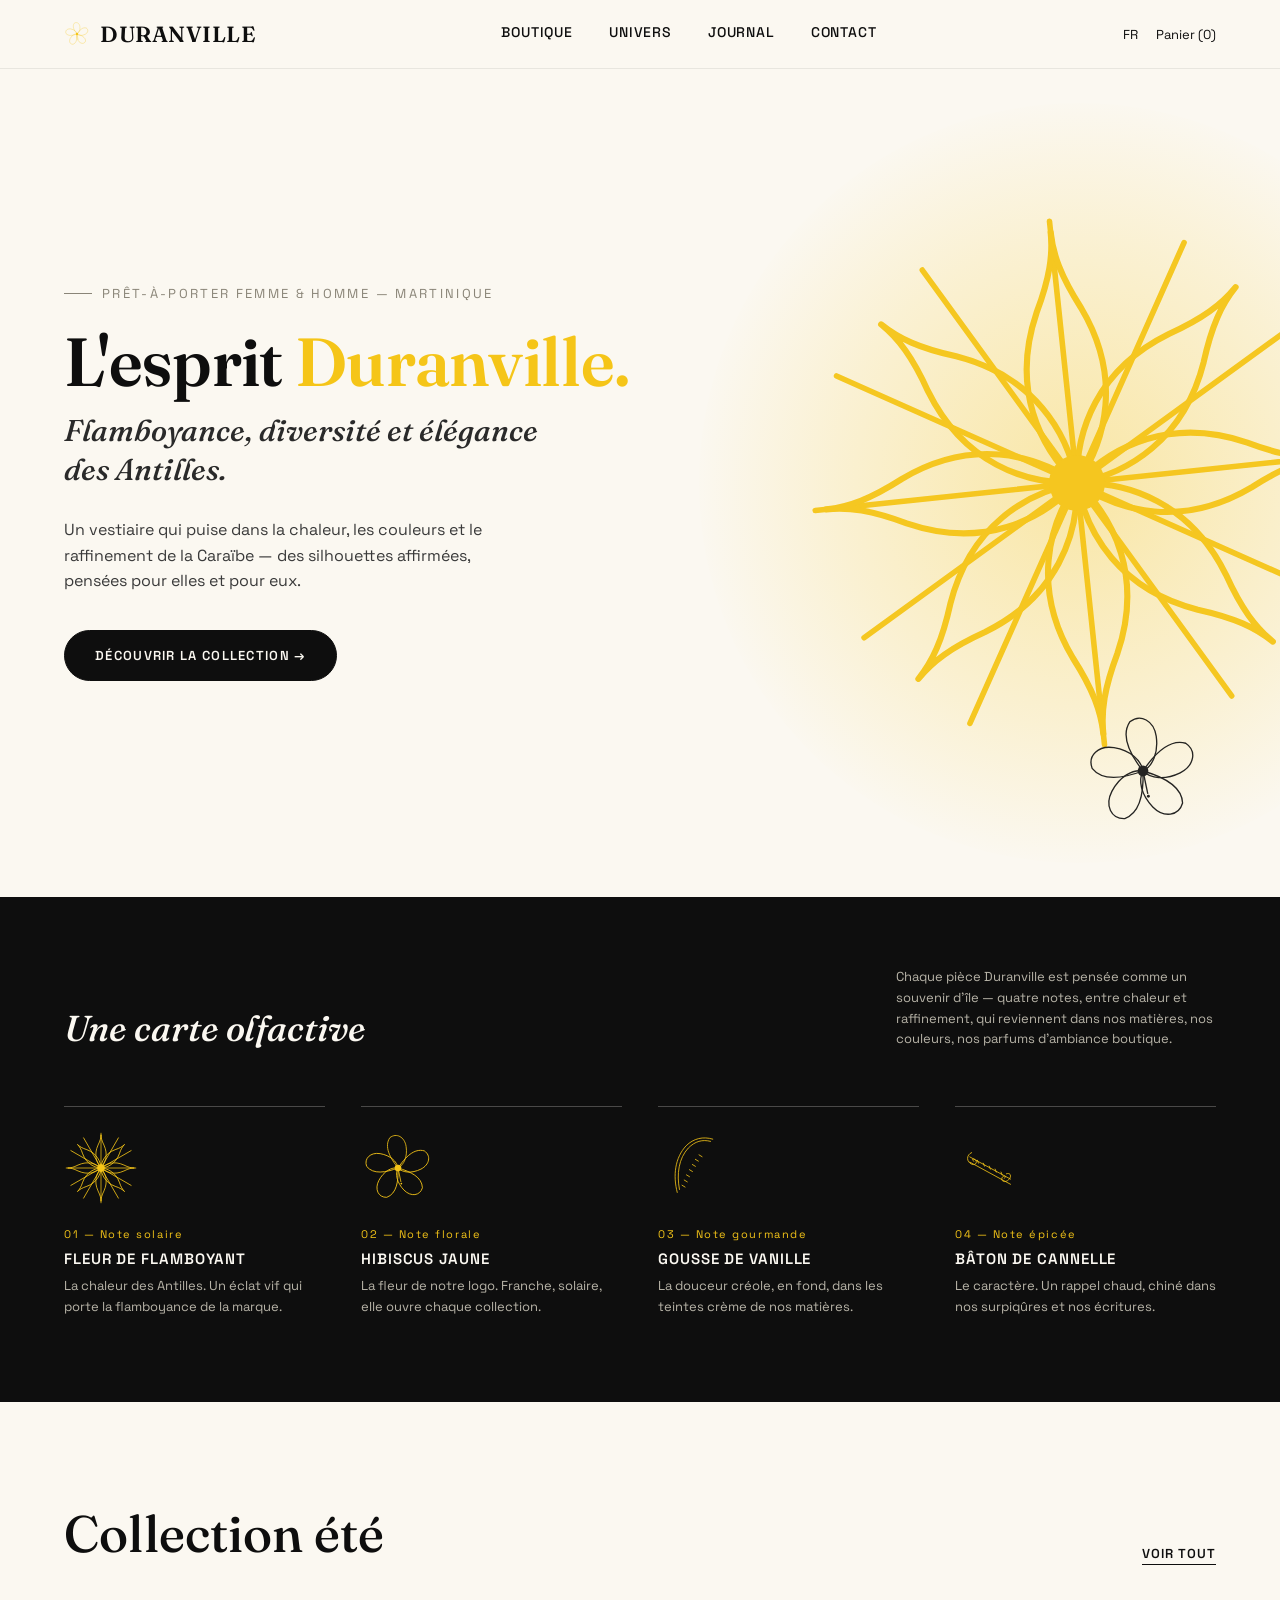
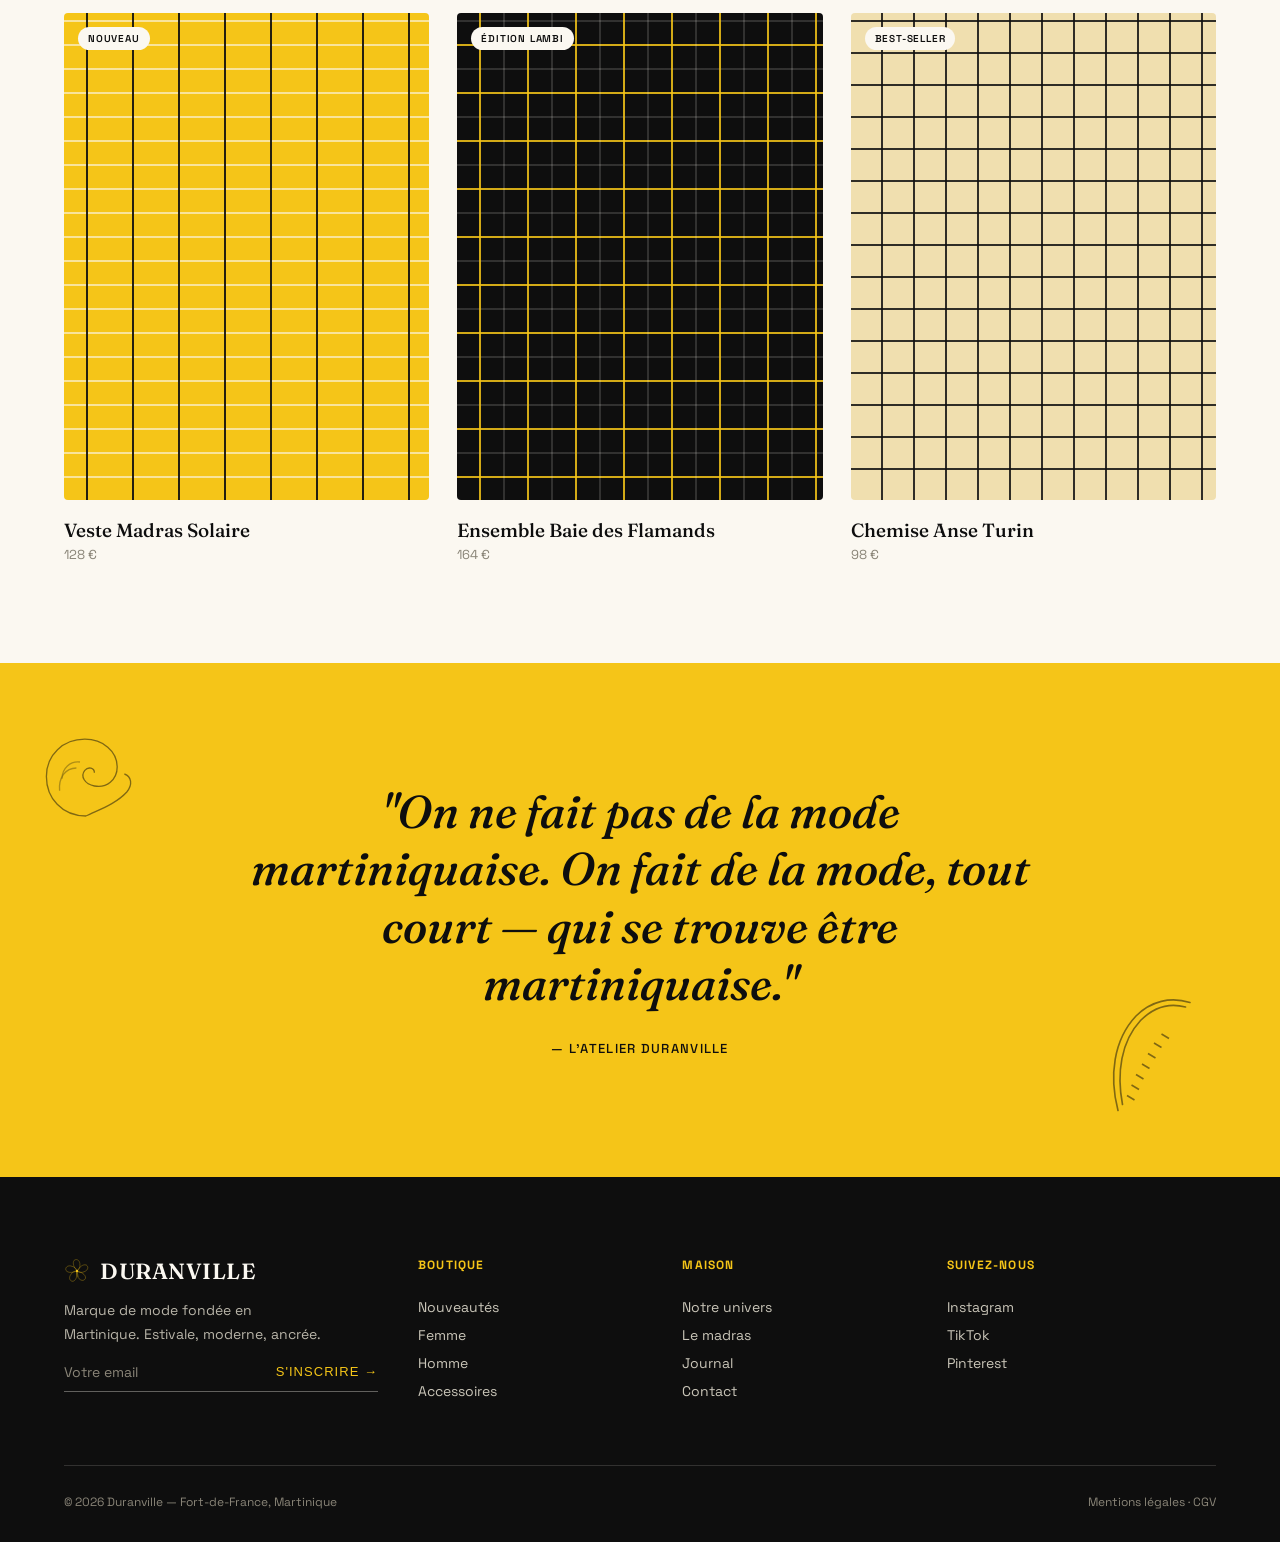
<file: 1-accueil-1.html>
<!DOCTYPE html>
<html lang="fr">
<head>
<meta charset="UTF-8">
<meta name="viewport" content="width=device-width, initial-scale=1.0">
<title>DURANVILLE — Accueil</title>
<link rel="preconnect" href="https://fonts.googleapis.com">
<link href="https://fonts.googleapis.com/css2?family=Fraunces:ital,opsz,wght@0,9..144,300;0,9..144,500;0,9..144,600;1,9..144,400;1,9..144,500&family=Space+Grotesk:wght@400;500;600;700&display=swap" rel="stylesheet">
<style>
:root{
  --noir:#0E0E0E;
  --creme:#FBF8F1;
  --jaune:#F5C518;
  --jaune-vif:#FFD84D;
  --jaune-doux:#F0DFAF;
  --gris:#8A8578;
  --serif:'Fraunces', serif;
  --sans:'Space Grotesk', sans-serif;
}
*{margin:0;padding:0;box-sizing:border-box;}
html{scroll-behavior:smooth;}
body{background:var(--creme);color:var(--noir);font-family:var(--sans);overflow-x:hidden;}
img,svg{display:block;max-width:100%;}
a{color:inherit;text-decoration:none;}

.madras-band{
  background-color:var(--creme);
  background-image:
    repeating-linear-gradient(90deg, transparent 0 38px, rgba(14,14,14,.08) 38px 40px, transparent 40px 78px, rgba(245,197,24,.55) 78px 86px),
    repeating-linear-gradient(0deg, transparent 0 38px, rgba(14,14,14,.08) 38px 40px, transparent 40px 78px, rgba(245,197,24,.55) 78px 86px);
}

/* ===== NAV ===== */
header{
  position:sticky; top:0; z-index:50;
  display:flex; align-items:center; justify-content:space-between;
  padding:20px clamp(20px,5vw,64px);
  background:rgba(251,248,241,0.9);
  backdrop-filter:blur(8px);
  border-bottom:1px solid rgba(14,14,14,0.08);
}
.logo{display:flex; align-items:center; gap:10px; font-family:var(--serif); font-weight:600; font-size:22px; letter-spacing:0.5px;}
.logo svg{width:26px;height:26px;}
nav.links{display:flex; gap:36px; font-size:14px; letter-spacing:0.06em; text-transform:uppercase; font-weight:500;}
nav.links a{position:relative; padding-bottom:4px;}
nav.links a::after{content:'';position:absolute;left:0;bottom:0;width:0;height:2px;background:var(--noir);transition:width .25s;}
nav.links a:hover::after{width:100%;}
.nav-right{display:flex; align-items:center; gap:18px; font-size:13px;}
.burger{display:none; flex-direction:column; gap:5px; cursor:pointer;}
.burger span{width:22px;height:2px;background:var(--noir);}

/* ===== HERO ===== */
.hero{
  position:relative;
  min-height:92vh;
  display:flex; align-items:center;
  padding:0 clamp(20px,5vw,64px);
  overflow:hidden;
}
.hero-glow{
  position:absolute; right:-14%; top:50%; transform:translateY(-50%);
  width:min(64vw,760px); aspect-ratio:1/1; z-index:0; border-radius:50%;
  background:radial-gradient(circle, rgba(245,197,24,0.35) 0%, rgba(245,197,24,0.14) 45%, rgba(245,197,24,0) 72%);
}
.hero-bg-illustration{
  position:absolute; right:-6%; top:50%; transform:translateY(-50%) rotate(-6deg);
  width:min(46vw,560px); opacity:0.95; z-index:0;
  animation:spin-slow 60s linear infinite;
}
@keyframes spin-slow{from{transform:translateY(-50%) rotate(-6deg);} to{transform:translateY(-50%) rotate(354deg);}}
.hero-bg-illustration-small{
  position:absolute; right:6%; bottom:8%; width:min(11vw,120px); opacity:0.9; z-index:1; color:var(--noir);
}
.hero-inner{position:relative; z-index:2; max-width:660px; padding:80px 0;}
.eyebrow{display:flex;align-items:center;gap:10px;font-size:13px;letter-spacing:0.18em;text-transform:uppercase;color:var(--gris);margin-bottom:24px;}
.eyebrow::before{content:'';width:28px;height:1px;background:var(--gris);}
h1.hero-title{
  font-family:var(--serif); font-weight:600; font-style:normal;
  font-size:clamp(38px, 5.6vw, 68px); line-height:1.04; letter-spacing:-0.01em;
  margin-bottom:14px;
}
h1.hero-title .accent{color:var(--jaune);}
.hero-tagline{
  font-family:var(--serif); font-style:italic; font-weight:500;
  font-size:clamp(20px, 2.4vw, 30px); line-height:1.3;
  margin-bottom:28px; max-width:520px; color:#2a2a2a;
}
.hero-sub{font-size:16px; line-height:1.6; color:#3a3a3a; max-width:460px; margin-bottom:36px;}
.btn{
  display:inline-flex; align-items:center; gap:10px;
  background:var(--noir); color:var(--creme);
  padding:16px 30px; font-size:13px; letter-spacing:0.1em; text-transform:uppercase; font-weight:600;
  border-radius:100px; border:1px solid var(--noir);
  transition:all .25s;
}
.btn:hover{background:transparent; color:var(--noir);}
.btn.ghost{background:transparent;color:var(--noir);}
.btn.ghost:hover{background:var(--noir);color:var(--creme);}

/* ===== SCENT MAP / SIGNATURE STRIP ===== */
.carte-olfactive{
  background:var(--noir); color:var(--creme);
  padding:70px clamp(20px,5vw,64px) 84px;
  position:relative;
}
.co-head{display:flex; justify-content:space-between; align-items:flex-end; gap:20px; margin-bottom:56px; flex-wrap:wrap;}
.co-head h2{font-family:var(--serif); font-style:italic; font-weight:500; font-size:clamp(26px,3vw,36px);}
.co-head p{max-width:320px; font-size:13px; color:#b8b4a8; line-height:1.6;}
.specimens{display:grid; grid-template-columns:repeat(4,1fr); gap:36px;}
.specimen{border-top:1px solid rgba(251,248,241,0.25); padding-top:24px;}
.specimen svg{width:74px; height:74px; margin-bottom:22px;}
.specimen .num{font-size:11px; color:var(--jaune); letter-spacing:0.14em; margin-bottom:8px; display:block;}
.specimen h3{font-family:var(--sans); font-weight:600; font-size:15px; letter-spacing:0.06em; text-transform:uppercase; margin-bottom:8px;}
.specimen p{font-size:13px; color:#b8b4a8; line-height:1.6;}

/* ===== COLLECTION TEASER ===== */
.collection{padding:100px clamp(20px,5vw,64px);}
.section-head{display:flex; justify-content:space-between; align-items:flex-end; margin-bottom:48px; flex-wrap:wrap; gap:20px;}
.section-head h2{font-family:var(--serif); font-weight:500; font-size:clamp(32px,4vw,52px);}
.section-head a{font-size:13px; text-transform:uppercase; letter-spacing:0.08em; font-weight:600; border-bottom:1px solid var(--noir); padding-bottom:2px;}
.cards{display:grid; grid-template-columns:repeat(3,1fr); gap:28px;}
.card{position:relative;}
.card-visual{
  aspect-ratio:3/4; border-radius:4px; margin-bottom:18px; position:relative; overflow:hidden;
}
.card-visual.v1{background:var(--jaune);}
.card-visual.v1::before{content:'';position:absolute; inset:0;
  background-image:repeating-linear-gradient(90deg, transparent 0 22px, rgba(14,14,14,.9) 22px 24px, transparent 24px 46px, transparent 46px 46px),
                    repeating-linear-gradient(0deg, transparent 0 22px, rgba(251,248,241,.6) 22px 24px);
}
.card-visual.v2{background:var(--noir);}
.card-visual.v2::before{content:'';position:absolute; inset:0;
  background-image:repeating-linear-gradient(90deg, transparent 0 22px, rgba(245,197,24,.85) 22px 24px, transparent 24px 46px, rgba(251,248,241,.15) 46px 48px),
                    repeating-linear-gradient(0deg, transparent 0 22px, rgba(245,197,24,.85) 22px 24px, transparent 24px 46px, rgba(251,248,241,.15) 46px 48px);
}
.card-visual.v3{background:var(--jaune-doux);}
.card-visual.v3::before{content:'';position:absolute; inset:0;
  background-image:repeating-linear-gradient(90deg, transparent 0 30px, rgba(14,14,14,.85) 30px 32px),
                    repeating-linear-gradient(0deg, transparent 0 30px, rgba(14,14,14,.85) 30px 32px);
}
.card-tag{position:absolute; top:14px; left:14px; background:var(--creme); font-size:10px; text-transform:uppercase; letter-spacing:0.08em; padding:5px 10px; border-radius:100px; font-weight:600;}
.card h3{font-family:var(--serif); font-size:19px; font-weight:500; margin-bottom:4px;}
.card .price{font-size:13px; color:var(--gris);}

/* ===== STORY BAND ===== */
.story{
  position:relative;
  padding:120px clamp(20px,5vw,64px);
  background:var(--jaune);
  display:flex; align-items:center; justify-content:center; text-align:center;
  overflow:hidden;
}
.story blockquote{
  font-family:var(--serif); font-style:italic; font-weight:500;
  font-size:clamp(26px,3.6vw,46px); line-height:1.25; max-width:820px; position:relative; z-index:2;
}
.story cite{display:block; margin-top:28px; font-family:var(--sans); font-style:normal; font-size:13px; letter-spacing:0.1em; text-transform:uppercase;}
.story .deco{position:absolute; opacity:0.5;}
.story .deco.left{left:2%; top:10%; width:120px;}
.story .deco.right{right:4%; bottom:8%; width:150px;}

/* ===== FOOTER ===== */
footer{background:var(--noir); color:var(--creme); padding:80px clamp(20px,5vw,64px) 32px;}
.footer-grid{display:grid; grid-template-columns:1.4fr 1fr 1fr 1.2fr; gap:40px; padding-bottom:60px; border-bottom:1px solid rgba(251,248,241,0.15);}
.footer-grid h4{font-size:12px; text-transform:uppercase; letter-spacing:0.1em; color:var(--jaune); margin-bottom:20px;}
.footer-grid p, .footer-grid a{font-size:14px; color:#c9c5b8; line-height:2;}
.footer-brand p{font-size:14px; color:#b8b4a8; max-width:260px; line-height:1.7; margin-top:14px;}
.newsletter{display:flex; margin-top:16px; border-bottom:1px solid rgba(251,248,241,0.35); padding-bottom:10px;}
.newsletter input{background:none; border:none; color:var(--creme); font-family:var(--sans); font-size:14px; flex:1; outline:none;}
.newsletter input::placeholder{color:#8a8578;}
.newsletter button{background:none; border:none; color:var(--jaune); font-size:13px; text-transform:uppercase; letter-spacing:0.08em; cursor:pointer;}
.bottom-bar{display:flex; justify-content:space-between; padding-top:28px; font-size:12px; color:#8a8578; flex-wrap:wrap; gap:10px;}

/* ===== RESPONSIVE ===== */
@media(max-width:900px){
  nav.links{display:none;}
  .burger{display:flex;}
  .specimens, .cards{grid-template-columns:1fr 1fr; gap:24px;}
  .footer-grid{grid-template-columns:1fr 1fr; gap:36px;}
  .hero-bg-illustration{opacity:0.3; width:80vw; right:-24%;}
  .hero-glow{width:90vw; right:-30%;}
  .hero-bg-illustration-small{display:none;}
}
@media(max-width:560px){
  .specimens, .cards, .footer-grid{grid-template-columns:1fr;}
  .hero{min-height:80vh;}
  .story{padding:80px 24px;}
}
</style>
</head>
<body>

<!-- defs (icônes réutilisées) -->
<svg width="0" height="0" style="position:absolute">
<defs>
<symbol id="ic-hibiscus" viewBox="0 0 200 200">
  <g fill="none" stroke="currentColor" stroke-width="2.2" stroke-linejoin="round">
    <g id="petal-ref">
      <path d="M100,100 C78,72 62,42 78,18 C96,4 118,16 122,42 C126,70 116,92 100,100 Z"/>
    </g>
    <use href="#petal-ref" transform="rotate(72 100 100)"/>
    <use href="#petal-ref" transform="rotate(144 100 100)"/>
    <use href="#petal-ref" transform="rotate(216 100 100)"/>
    <use href="#petal-ref" transform="rotate(288 100 100)"/>
  </g>
  <circle cx="100" cy="100" r="9" fill="currentColor" stroke="none"/>
  <path d="M100,100 L108,138" stroke="currentColor" stroke-width="2.2"/>
  <circle cx="109" cy="142" r="2.4" fill="currentColor" stroke="none"/>
</symbol>

<symbol id="ic-flamboyant" viewBox="0 0 200 200">
  <g fill="none" stroke="currentColor" stroke-width="2">
    <g id="ray-ref"><path d="M100,100 L100,6" stroke-linecap="round"/></g>
    <use href="#ray-ref" transform="rotate(30 100 100)"/>
    <use href="#ray-ref" transform="rotate(60 100 100)"/>
    <use href="#ray-ref" transform="rotate(90 100 100)"/>
    <use href="#ray-ref" transform="rotate(120 100 100)"/>
    <use href="#ray-ref" transform="rotate(150 100 100)"/>
    <use href="#ray-ref" transform="rotate(180 100 100)"/>
    <use href="#ray-ref" transform="rotate(210 100 100)"/>
    <use href="#ray-ref" transform="rotate(240 100 100)"/>
    <use href="#ray-ref" transform="rotate(270 100 100)"/>
    <use href="#ray-ref" transform="rotate(300 100 100)"/>
    <use href="#ray-ref" transform="rotate(330 100 100)"/>
  </g>
  <g fill="none" stroke="currentColor" stroke-width="2.2" stroke-linejoin="round">
    <g id="flame-petal"><path d="M100,100 C88,86 80,64 92,38 C98,26 100,18 100,10 C100,18 102,26 108,38 C120,64 112,86 100,100 Z"/></g>
    <use href="#flame-petal" transform="rotate(45 100 100)"/>
    <use href="#flame-petal" transform="rotate(90 100 100)"/>
    <use href="#flame-petal" transform="rotate(135 100 100)"/>
    <use href="#flame-petal" transform="rotate(180 100 100)"/>
    <use href="#flame-petal" transform="rotate(225 100 100)"/>
    <use href="#flame-petal" transform="rotate(270 100 100)"/>
    <use href="#flame-petal" transform="rotate(315 100 100)"/>
  </g>
  <circle cx="100" cy="100" r="10" fill="currentColor" stroke="none"/>
</symbol>

<symbol id="ic-vanille" viewBox="0 0 200 200">
  <g fill="none" stroke="currentColor" stroke-width="2.2">
    <path d="M52,166 C40,120 46,72 76,40 C96,20 122,14 148,22" stroke-linecap="round"/>
    <path d="M58,158 C50,116 56,74 82,46 C100,28 120,22 142,28" stroke-linecap="round"/>
    <path d="M64,146 L74,152 M70,132 L80,138 M76,118 L86,124 M84,104 L94,110 M92,90 L102,96 M100,76 L110,82 M110,64 L120,70"/>
  </g>
</symbol>

<symbol id="ic-cannelle" viewBox="0 0 200 200">
  <g fill="none" stroke="currentColor" stroke-width="2.2">
    <path d="M40,70 L150,130" stroke-linecap="round"/>
    <path d="M40,84 L150,144" stroke-linecap="round"/>
    <path d="M46,58 C30,64 30,84 46,90 C58,94 62,80 52,76 C46,74 46,80 52,82" />
    <path d="M138,116 C154,110 154,130 138,136 C126,140 122,126 132,122 C138,120 138,126 132,128" />
    <path d="M60,78 L64,88 M76,86 L80,96 M92,94 L96,104 M108,102 L112,112 M124,110 L128,120"/>
  </g>
</symbol>

<symbol id="ic-lambi" viewBox="0 0 200 200">
  <g fill="none" stroke="currentColor" stroke-width="2.2">
    <path d="M100,170 C60,170 34,140 34,104 C34,68 62,42 98,42 C128,42 152,62 152,88 C152,110 134,124 114,120 C98,117 90,104 98,94 C104,87 114,90 114,98"/>
    <path d="M100,170 C120,160 150,150 168,130 C178,118 176,104 164,100"/>
    <path d="M60,108 C60,90 74,78 90,80" opacity="0.6"/>
    <path d="M56,128 C54,106 66,90 84,90" opacity="0.6"/>
  </g>
</symbol>
</defs>
</svg>

<header>
  <div class="logo">
    <svg viewBox="0 0 200 200" width="26" height="26" style="color:var(--jaune)"><use href="#ic-hibiscus"/></svg>
    DURANVILLE
  </div>
  <nav class="links">
    <a href="#">Boutique</a>
    <a href="#">Univers</a>
    <a href="#">Journal</a>
    <a href="#">Contact</a>
  </nav>
  <div class="nav-right">
    <span>FR</span>
    <span>Panier (0)</span>
  </div>
  <div class="burger"><span></span><span></span><span></span></div>
</header>

<section class="hero">
  <div class="hero-glow"></div>
  <svg class="hero-bg-illustration" viewBox="0 0 200 200" style="color:var(--jaune)"><use href="#ic-flamboyant"/></svg>
  <svg class="hero-bg-illustration-small" viewBox="0 0 200 200"><use href="#ic-hibiscus"/></svg>
  <div class="hero-inner">
    <div class="eyebrow">Prêt-à-porter Femme &amp; Homme — Martinique</div>
    <h1 class="hero-title">L'esprit <span class="accent">Duranville.</span></h1>
    <p class="hero-tagline">Flamboyance, diversité et élégance des Antilles.</p>
    <p class="hero-sub">Un vestiaire qui puise dans la chaleur, les couleurs et le raffinement de la Caraïbe — des silhouettes affirmées, pensées pour elles et pour eux.</p>
    <a href="#" class="btn">Découvrir la collection →</a>
  </div>
</section>

<section class="carte-olfactive">
  <div class="co-head">
    <h2>Une carte olfactive</h2>
    <p>Chaque pièce Duranville est pensée comme un souvenir d'île — quatre notes, entre chaleur et raffinement, qui reviennent dans nos matières, nos couleurs, nos parfums d'ambiance boutique.</p>
  </div>
  <div class="specimens">
    <div class="specimen">
      <svg style="color:var(--jaune)" viewBox="0 0 200 200"><use href="#ic-flamboyant"/></svg>
      <span class="num">01 — Note solaire</span>
      <h3>Fleur de flamboyant</h3>
      <p>La chaleur des Antilles. Un éclat vif qui porte la flamboyance de la marque.</p>
    </div>
    <div class="specimen">
      <svg style="color:var(--jaune)" viewBox="0 0 200 200"><use href="#ic-hibiscus"/></svg>
      <span class="num">02 — Note florale</span>
      <h3>Hibiscus jaune</h3>
      <p>La fleur de notre logo. Franche, solaire, elle ouvre chaque collection.</p>
    </div>
    <div class="specimen">
      <svg style="color:var(--jaune)" viewBox="0 0 200 200"><use href="#ic-vanille"/></svg>
      <span class="num">03 — Note gourmande</span>
      <h3>Gousse de vanille</h3>
      <p>La douceur créole, en fond, dans les teintes crème de nos matières.</p>
    </div>
    <div class="specimen">
      <svg style="color:var(--jaune)" viewBox="0 0 200 200"><use href="#ic-cannelle"/></svg>
      <span class="num">04 — Note épicée</span>
      <h3>Bâton de cannelle</h3>
      <p>Le caractère. Un rappel chaud, chiné dans nos surpiqûres et nos écritures.</p>
    </div>
  </div>
</section>

<section class="collection">
  <div class="section-head">
    <h2>Collection été</h2>
    <a href="#">Voir tout</a>
  </div>
  <div class="cards">
    <div class="card">
      <div class="card-visual v1"><span class="card-tag">Nouveau</span></div>
      <h3>Veste Madras Solaire</h3>
      <div class="price">128 €</div>
    </div>
    <div class="card">
      <div class="card-visual v2"><span class="card-tag">Édition Lambi</span></div>
      <h3>Ensemble Baie des Flamands</h3>
      <div class="price">164 €</div>
    </div>
    <div class="card">
      <div class="card-visual v3"><span class="card-tag">Best-seller</span></div>
      <h3>Chemise Anse Turin</h3>
      <div class="price">98 €</div>
    </div>
  </div>
</section>

<section class="story">
  <svg class="deco left" viewBox="0 0 200 200" style="color:var(--noir)"><use href="#ic-lambi"/></svg>
  <svg class="deco right" viewBox="0 0 200 200" style="color:var(--noir)"><use href="#ic-vanille"/></svg>
  <blockquote>
    "On ne fait pas de la mode martiniquaise. On fait de la mode, tout court — qui se trouve être martiniquaise."
    <cite>— L'atelier Duranville</cite>
  </blockquote>
</section>

<footer>
  <div class="footer-grid">
    <div class="footer-brand">
      <div class="logo">
        <svg viewBox="0 0 200 200" width="24" height="24" style="color:var(--jaune)"><use href="#ic-hibiscus"/></svg>
        DURANVILLE
      </div>
      <p>Marque de mode fondée en Martinique. Estivale, moderne, ancrée.</p>
      <div class="newsletter">
        <input type="email" placeholder="Votre email">
        <button>S'inscrire →</button>
      </div>
    </div>
    <div>
      <h4>Boutique</h4>
      <p><a href="#">Nouveautés</a></p>
      <p><a href="#">Femme</a></p>
      <p><a href="#">Homme</a></p>
      <p><a href="#">Accessoires</a></p>
    </div>
    <div>
      <h4>Maison</h4>
      <p><a href="#">Notre univers</a></p>
      <p><a href="#">Le madras</a></p>
      <p><a href="#">Journal</a></p>
      <p><a href="#">Contact</a></p>
    </div>
    <div>
      <h4>Suivez-nous</h4>
      <p><a href="#">Instagram</a></p>
      <p><a href="#">TikTok</a></p>
      <p><a href="#">Pinterest</a></p>
    </div>
  </div>
  <div class="bottom-bar">
    <span>© 2026 Duranville — Fort-de-France, Martinique</span>
    <span>Mentions légales · CGV</span>
  </div>
</footer>

</body>
</html>
</file>
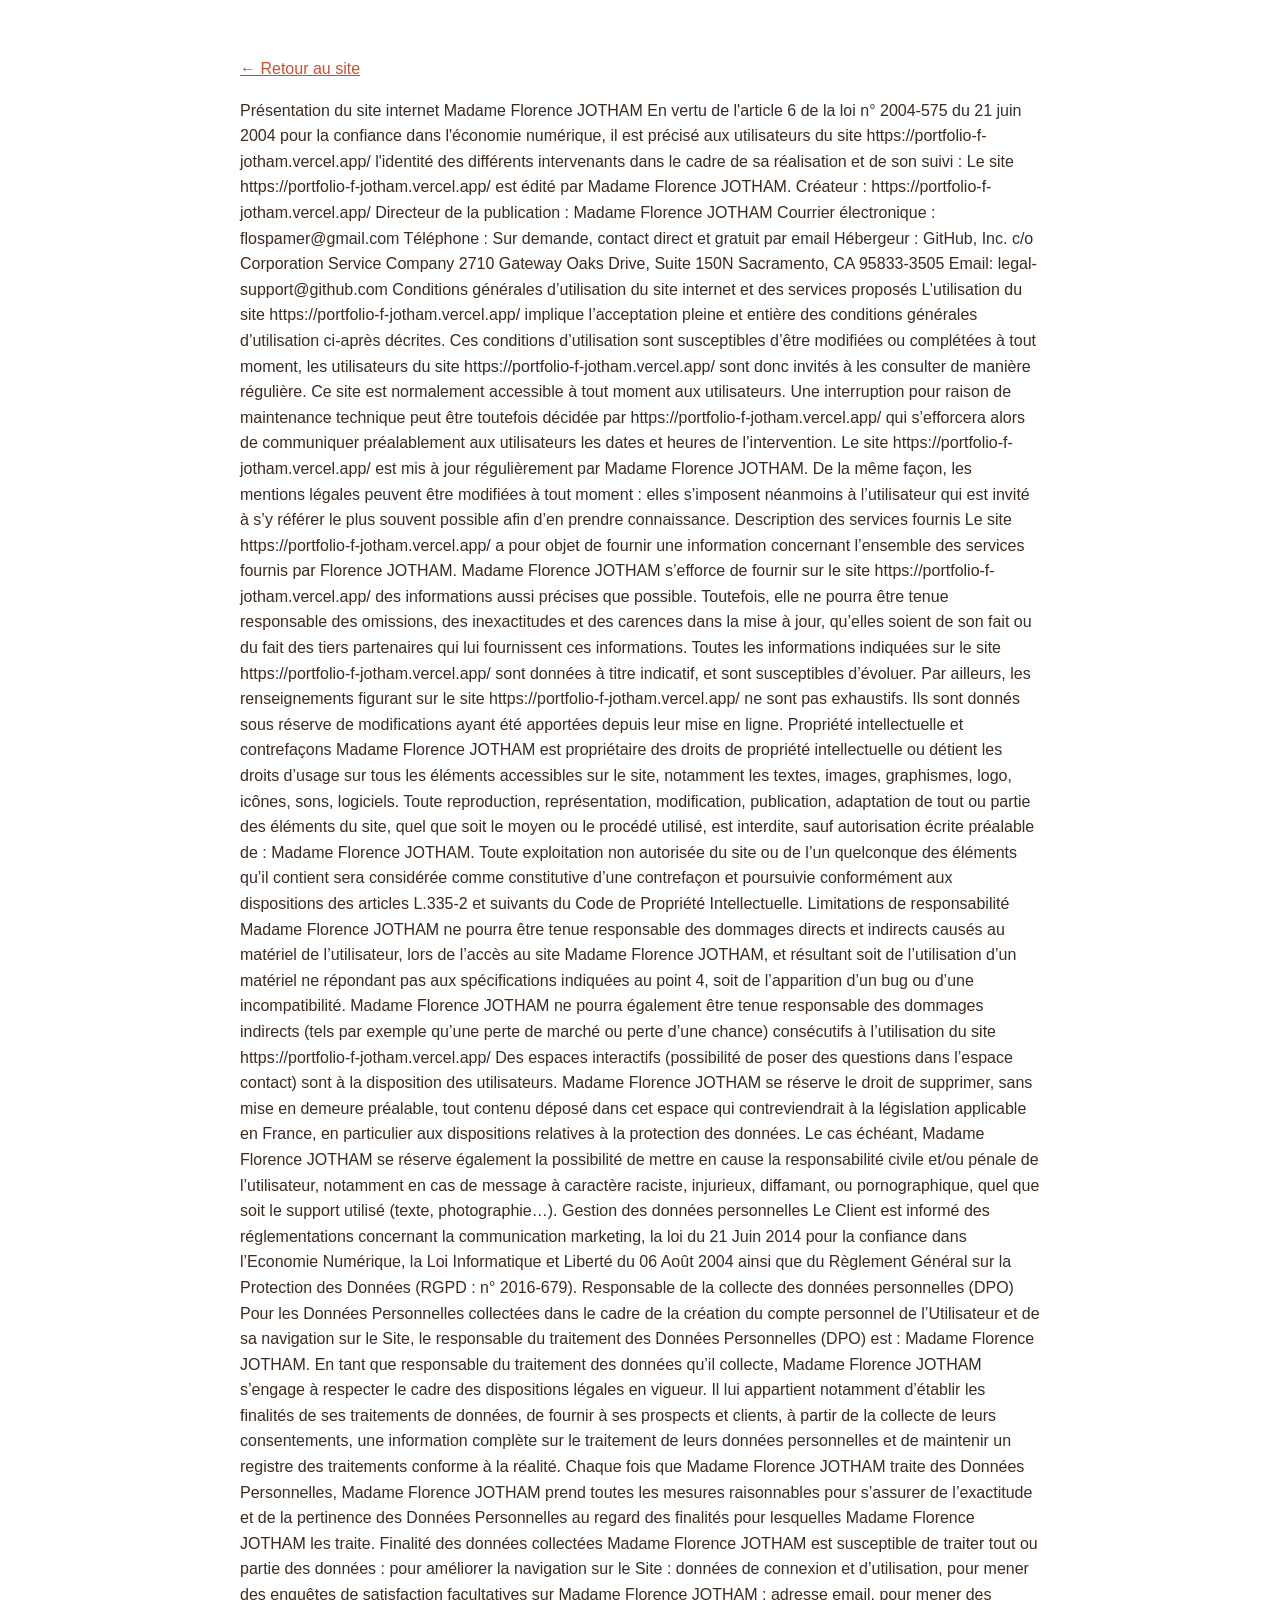
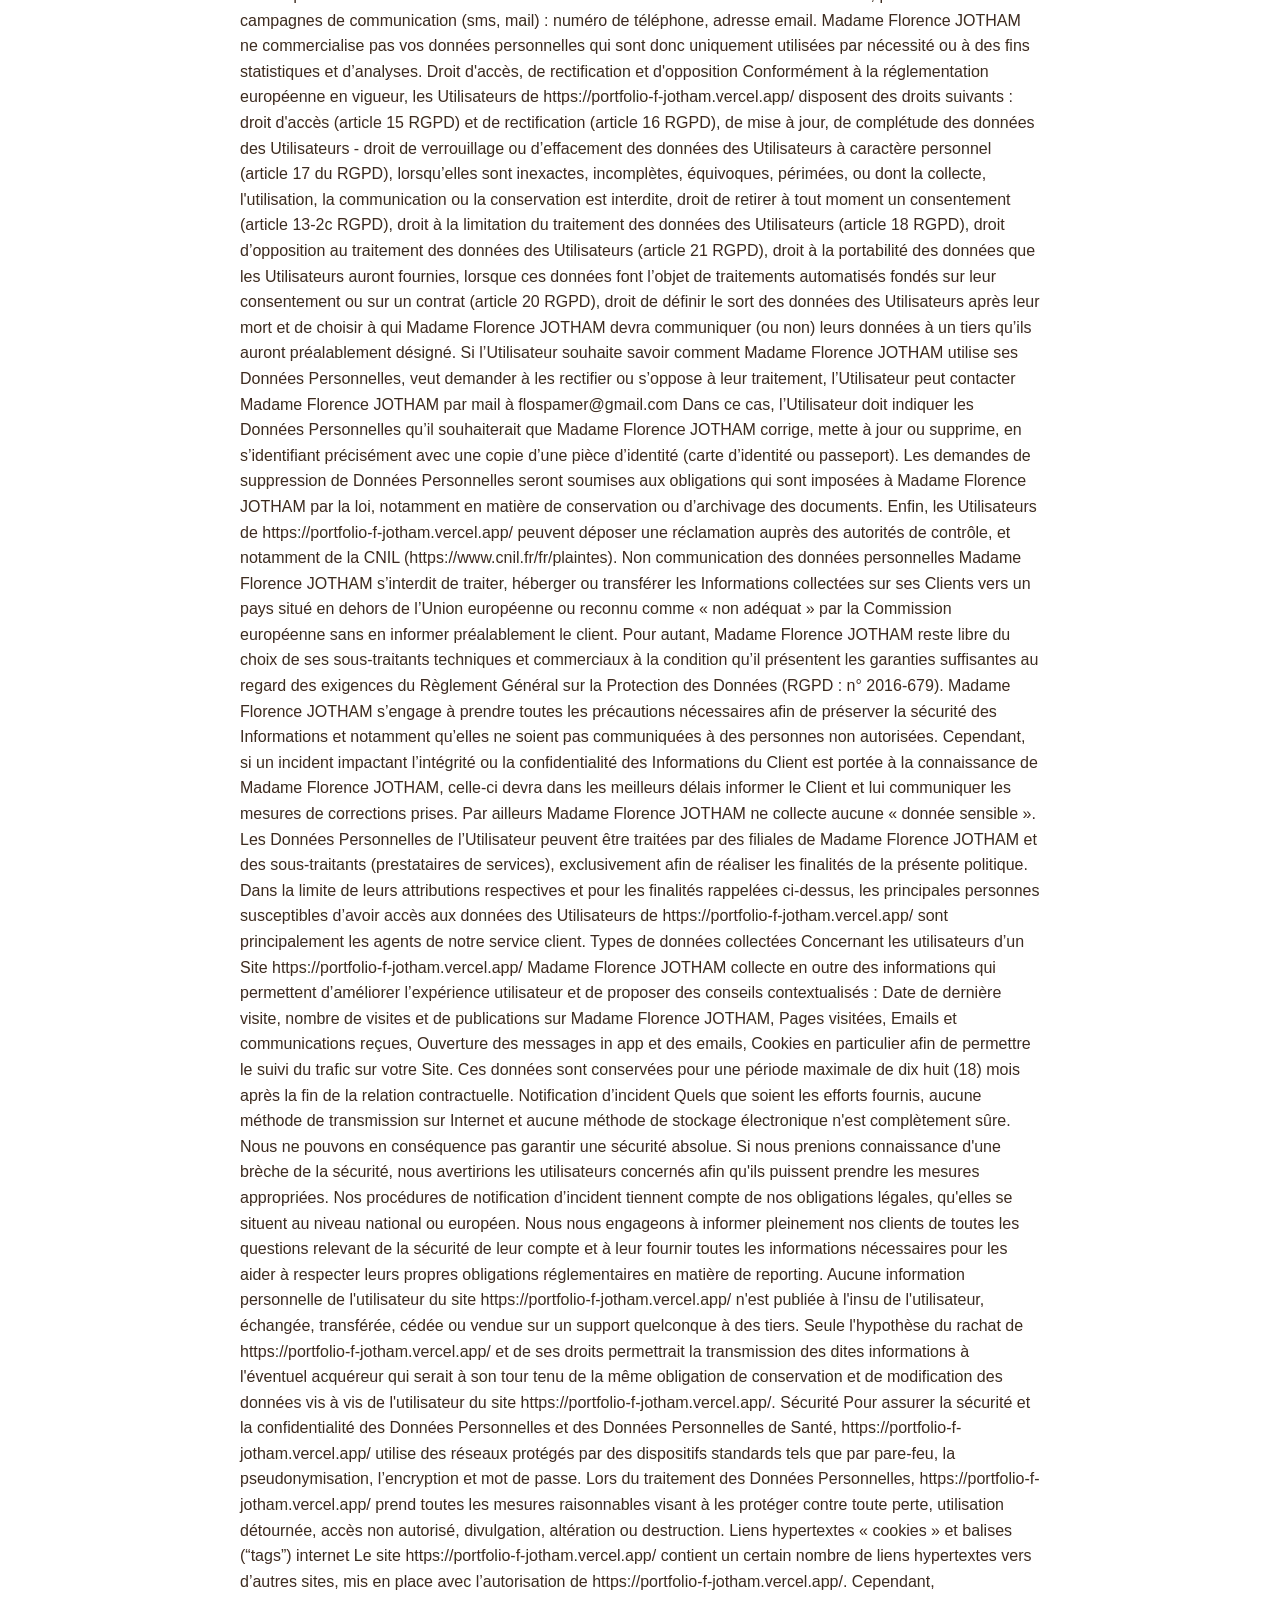
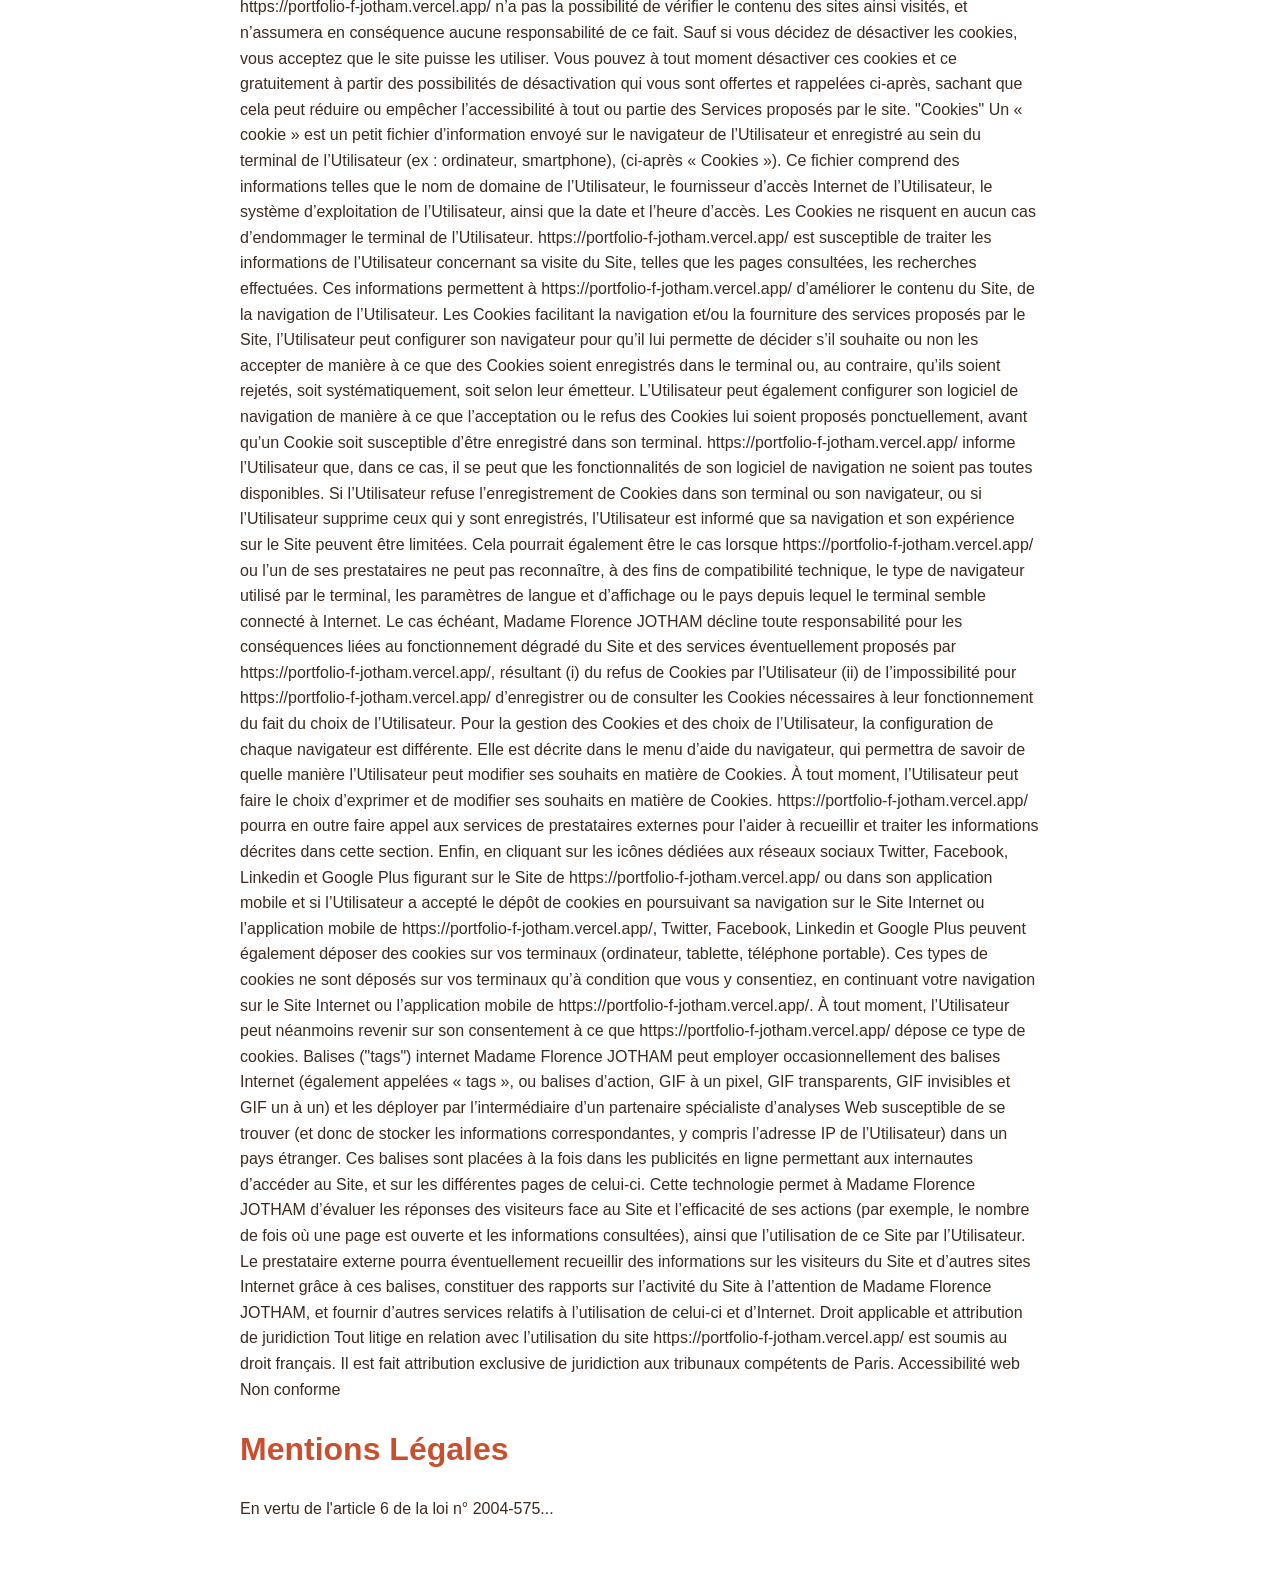
<file: public/mentions-legales.html>
<!DOCTYPE html>
<html lang="fr">
<head>
  <meta charset="UTF-8">
  <meta name="viewport" content="width=device-width, initial-scale=1.0">
  <title>Mentions Légales - Florence Jotham</title>
  <style>
    body {
      font-family: Arial, sans-serif;
      line-height: 1.6;
      color: #3D2B1F;
      max-width: 800px;
      margin: 0 auto;
      padding: 40px 20px;
    }
    h1, h2, h3 { color: #C9502F; }
    a { color: #C9502F; }
  </style>
</head>
<body>
  <p><a href="/">&larr; Retour au site</a></p>
  

Présentation du site internet Madame Florence JOTHAM
En vertu de l'article 6 de la loi n° 2004-575 du 21 juin 2004 pour la confiance dans l'économie numérique, il est précisé aux utilisateurs du site https://portfolio-f-jotham.vercel.app/ l'identité des différents intervenants dans le cadre de sa réalisation et de son suivi :
Le site https://portfolio-f-jotham.vercel.app/ est édité par Madame Florence JOTHAM.
Créateur : https://portfolio-f-jotham.vercel.app/
Directeur de la publication : Madame Florence JOTHAM
Courrier électronique : flospamer@gmail.com
Téléphone : Sur demande, contact direct et gratuit par email
Hébergeur : GitHub, Inc.
c/o Corporation Service Company
2710 Gateway Oaks Drive, Suite 150N
Sacramento, CA 95833-3505
Email:  legal-support@github.com



Conditions générales d’utilisation du site internet et des services proposés
L’utilisation du site https://portfolio-f-jotham.vercel.app/ implique l’acceptation pleine et entière des conditions générales d’utilisation ci-après décrites. Ces conditions d’utilisation sont susceptibles d’être modifiées ou complétées à tout moment, les utilisateurs du site https://portfolio-f-jotham.vercel.app/ sont donc invités à les consulter de manière régulière.
Ce site est normalement accessible à tout moment aux utilisateurs. Une interruption pour raison de maintenance technique peut être toutefois décidée par https://portfolio-f-jotham.vercel.app/ qui s’efforcera alors de communiquer préalablement aux utilisateurs les dates et heures de l’intervention.
Le site https://portfolio-f-jotham.vercel.app/ est mis à jour régulièrement par Madame Florence JOTHAM. De la même façon, les mentions légales peuvent être modifiées à tout moment : elles s’imposent néanmoins à l’utilisateur qui est invité à s’y référer le plus souvent possible afin d’en prendre connaissance.

Description des services fournis
Le site https://portfolio-f-jotham.vercel.app/ a pour objet de fournir une information concernant l’ensemble des services fournis par Florence JOTHAM.
Madame Florence JOTHAM s’efforce de fournir sur le site https://portfolio-f-jotham.vercel.app/ des informations aussi précises que possible. Toutefois, elle ne pourra être tenue responsable des omissions, des inexactitudes et des carences dans la mise à jour, qu’elles soient de son fait ou du fait des tiers partenaires qui lui fournissent ces informations.
Toutes les informations indiquées sur le site https://portfolio-f-jotham.vercel.app/ sont données à titre indicatif, et sont susceptibles d’évoluer. Par ailleurs, les renseignements figurant sur le site https://portfolio-f-jotham.vercel.app/ ne sont pas exhaustifs. Ils sont donnés sous réserve de modifications ayant été apportées depuis leur mise en ligne.

Propriété intellectuelle et contrefaçons
Madame Florence JOTHAM est propriétaire des droits de propriété intellectuelle ou détient les droits d’usage sur tous les éléments accessibles sur le site, notamment les textes, images, graphismes, logo, icônes, sons, logiciels.
Toute reproduction, représentation, modification, publication, adaptation de tout ou partie des éléments du site, quel que soit le moyen ou le procédé utilisé, est interdite, sauf autorisation écrite préalable de : Madame Florence JOTHAM.
Toute exploitation non autorisée du site ou de l’un quelconque des éléments qu’il contient sera considérée comme constitutive d’une contrefaçon et poursuivie conformément aux dispositions des articles L.335-2 et suivants du Code de Propriété Intellectuelle.

Limitations de responsabilité
Madame Florence JOTHAM ne pourra être tenue responsable des dommages directs et indirects causés au matériel de l’utilisateur, lors de l’accès au site Madame Florence JOTHAM, et résultant soit de l’utilisation d’un matériel ne répondant pas aux spécifications indiquées au point 4, soit de l’apparition d’un bug ou d’une incompatibilité.
Madame Florence JOTHAM ne pourra également être tenue responsable des dommages indirects (tels par exemple qu’une perte de marché ou perte d’une chance) consécutifs à l’utilisation du site https://portfolio-f-jotham.vercel.app/
Des espaces interactifs (possibilité de poser des questions dans l’espace contact) sont à la disposition des utilisateurs. Madame Florence JOTHAM se réserve le droit de supprimer, sans mise en demeure préalable, tout contenu déposé dans cet espace qui contreviendrait à la législation applicable en France, en particulier aux dispositions relatives à la protection des données. Le cas échéant, Madame Florence JOTHAM se réserve également la possibilité de mettre en cause la responsabilité civile et/ou pénale de l’utilisateur, notamment en cas de message à caractère raciste, injurieux, diffamant, ou pornographique, quel que soit le support utilisé (texte, photographie…).

Gestion des données personnelles
Le Client est informé des réglementations concernant la communication marketing, la loi du 21 Juin 2014 pour la confiance dans l’Economie Numérique, la Loi Informatique et Liberté du 06 Août 2004 ainsi que du Règlement Général sur la Protection des Données (RGPD : n° 2016-679).

Responsable de la collecte des données personnelles (DPO)
Pour les Données Personnelles collectées dans le cadre de la création du compte personnel de l’Utilisateur et de sa navigation sur le Site, le responsable du traitement des Données Personnelles (DPO) est : Madame Florence JOTHAM.
En tant que responsable du traitement des données qu’il collecte, Madame Florence JOTHAM s’engage à respecter le cadre des dispositions légales en vigueur. Il lui appartient notamment d’établir les finalités de ses traitements de données, de fournir à ses prospects et clients, à partir de la collecte de leurs consentements, une information complète sur le traitement de leurs données personnelles et de maintenir un registre des traitements conforme à la réalité.
Chaque fois que Madame Florence JOTHAM traite des Données Personnelles, Madame Florence JOTHAM prend toutes les mesures raisonnables pour s’assurer de l’exactitude et de la pertinence des Données Personnelles au regard des finalités pour lesquelles Madame Florence JOTHAM les traite.

Finalité des données collectées
Madame Florence JOTHAM est susceptible de traiter tout ou partie des données :

pour améliorer la navigation sur le Site : données de connexion et d’utilisation,
pour mener des enquêtes de satisfaction facultatives sur Madame Florence JOTHAM : adresse email,
pour mener des campagnes de communication (sms, mail) : numéro de téléphone, adresse email.

Madame Florence JOTHAM ne commercialise pas vos données personnelles qui sont donc uniquement utilisées par nécessité ou à des fins statistiques et d’analyses.

Droit d'accès, de rectification et d'opposition
Conformément à la réglementation européenne en vigueur, les Utilisateurs de https://portfolio-f-jotham.vercel.app/ disposent des droits suivants :

droit d'accès (article 15 RGPD) et de rectification (article 16 RGPD), de mise à jour, de complétude des données des Utilisateurs - droit de verrouillage ou d’effacement des données des Utilisateurs à caractère personnel (article 17 du RGPD), lorsqu’elles sont inexactes, incomplètes, équivoques, périmées, ou dont la collecte, l'utilisation, la communication ou la conservation est interdite,


droit de retirer à tout moment un consentement (article 13-2c RGPD),


droit à la limitation du traitement des données des Utilisateurs (article 18 RGPD),


droit d’opposition au traitement des données des Utilisateurs (article 21 RGPD),


droit à la portabilité des données que les Utilisateurs auront fournies, lorsque ces données font l’objet de traitements automatisés fondés sur leur consentement ou sur un contrat (article 20 RGPD),


droit de définir le sort des données des Utilisateurs après leur mort et de choisir à qui Madame Florence JOTHAM devra communiquer (ou non) leurs données à un tiers qu’ils auront préalablement désigné.


Si l’Utilisateur souhaite savoir comment Madame Florence JOTHAM utilise ses Données Personnelles, veut demander à les rectifier ou s’oppose à leur traitement, l’Utilisateur peut contacter Madame Florence JOTHAM par mail à flospamer@gmail.com

Dans ce cas, l’Utilisateur doit indiquer les Données Personnelles qu’il souhaiterait que Madame Florence JOTHAM corrige, mette à jour ou supprime, en s’identifiant précisément avec une copie d’une pièce d’identité (carte d’identité ou passeport).
Les demandes de suppression de Données Personnelles seront soumises aux obligations qui sont imposées à Madame Florence JOTHAM par la loi, notamment en matière de conservation ou d’archivage des documents. Enfin, les Utilisateurs de https://portfolio-f-jotham.vercel.app/ peuvent déposer une réclamation auprès des autorités de contrôle, et notamment de la CNIL (https://www.cnil.fr/fr/plaintes).

Non communication des données personnelles
Madame Florence JOTHAM s’interdit de traiter, héberger ou transférer les Informations collectées sur ses Clients vers un pays situé en dehors de l’Union européenne ou reconnu comme « non adéquat » par la Commission européenne sans en informer préalablement le client. Pour autant, Madame Florence JOTHAM reste libre du choix de ses sous-traitants techniques et commerciaux à la condition qu’il présentent les garanties suffisantes au regard des exigences du Règlement Général sur la Protection des Données (RGPD : n° 2016-679).
Madame Florence JOTHAM s’engage à prendre toutes les précautions nécessaires afin de préserver la sécurité des Informations et notamment qu’elles ne soient pas communiquées à des personnes non autorisées. Cependant, si un incident impactant l’intégrité ou la confidentialité des Informations du Client est portée à la connaissance de Madame Florence JOTHAM, celle-ci devra dans les meilleurs délais informer le Client et lui communiquer les mesures de corrections prises. Par ailleurs Madame Florence JOTHAM ne collecte aucune « donnée sensible ».
Les Données Personnelles de l’Utilisateur peuvent être traitées par des filiales de Madame Florence JOTHAM et des sous-traitants (prestataires de services), exclusivement afin de réaliser les finalités de la présente politique.
Dans la limite de leurs attributions respectives et pour les finalités rappelées ci-dessus, les principales personnes susceptibles d’avoir accès aux données des Utilisateurs de https://portfolio-f-jotham.vercel.app/ sont principalement les agents de notre service client.

Types de données collectées
Concernant les utilisateurs d’un Site https://portfolio-f-jotham.vercel.app/ 
Madame Florence JOTHAM collecte en outre des informations qui permettent d’améliorer l’expérience utilisateur et de proposer des conseils contextualisés :

Date de dernière visite, nombre de visites et de publications sur Madame Florence JOTHAM,

Pages visitées,

Emails et communications reçues,

Ouverture des messages in app et des emails,
Cookies en particulier afin de permettre le suivi du trafic sur votre Site.

Ces données sont conservées pour une période maximale de dix huit (18) mois après la fin de la relation contractuelle.

Notification d’incident
Quels que soient les efforts fournis, aucune méthode de transmission sur Internet et aucune méthode de stockage électronique n'est complètement sûre. Nous ne pouvons en conséquence pas garantir une sécurité absolue.
Si nous prenions connaissance d'une brèche de la sécurité, nous avertirions les utilisateurs concernés afin qu'ils puissent prendre les mesures appropriées. Nos procédures de notification d’incident tiennent compte de nos obligations légales, qu'elles se situent au niveau national ou européen. Nous nous engageons à informer pleinement nos clients de toutes les questions relevant de la sécurité de leur compte et à leur fournir toutes les informations nécessaires pour les aider à respecter leurs propres obligations réglementaires en matière de reporting.
Aucune information personnelle de l'utilisateur du site https://portfolio-f-jotham.vercel.app/ n'est publiée à l'insu de l'utilisateur, échangée, transférée, cédée ou vendue sur un support quelconque à des tiers. Seule l'hypothèse du rachat de https://portfolio-f-jotham.vercel.app/ et de ses droits permettrait la transmission des dites informations à l'éventuel acquéreur qui serait à son tour tenu de la même obligation de conservation et de modification des données vis à vis de l'utilisateur du site https://portfolio-f-jotham.vercel.app/.

Sécurité
Pour assurer la sécurité et la confidentialité des Données Personnelles et des Données Personnelles de Santé, https://portfolio-f-jotham.vercel.app/ utilise des réseaux protégés par des dispositifs standards tels que par pare-feu, la pseudonymisation, l’encryption et mot de passe.
Lors du traitement des Données Personnelles, https://portfolio-f-jotham.vercel.app/ prend toutes les mesures raisonnables visant à les protéger contre toute perte, utilisation détournée, accès non autorisé, divulgation, altération ou destruction.

Liens hypertextes « cookies » et balises (“tags”) internet
Le site https://portfolio-f-jotham.vercel.app/ contient un certain nombre de liens hypertextes vers d’autres sites, mis en place avec l’autorisation de https://portfolio-f-jotham.vercel.app/. Cependant, https://portfolio-f-jotham.vercel.app/ n’a pas la possibilité de vérifier le contenu des sites ainsi visités, et n’assumera en conséquence aucune responsabilité de ce fait.
Sauf si vous décidez de désactiver les cookies, vous acceptez que le site puisse les utiliser. Vous pouvez à tout moment désactiver ces cookies et ce gratuitement à partir des possibilités de désactivation qui vous sont offertes et rappelées ci-après, sachant que cela peut réduire ou empêcher l’accessibilité à tout ou partie des Services proposés par le site.

"Cookies"
Un « cookie » est un petit fichier d’information envoyé sur le navigateur de l’Utilisateur et enregistré au sein du terminal de l’Utilisateur (ex : ordinateur, smartphone), (ci-après « Cookies »). Ce fichier comprend des informations telles que le nom de domaine de l’Utilisateur, le fournisseur d’accès Internet de l’Utilisateur, le système d’exploitation de l’Utilisateur, ainsi que la date et l’heure d’accès. Les Cookies ne risquent en aucun cas d’endommager le terminal de l’Utilisateur.
https://portfolio-f-jotham.vercel.app/ est susceptible de traiter les informations de l’Utilisateur concernant sa visite du Site, telles que les pages consultées, les recherches effectuées. Ces informations permettent à https://portfolio-f-jotham.vercel.app/ d’améliorer le contenu du Site, de la navigation de l’Utilisateur.
Les Cookies facilitant la navigation et/ou la fourniture des services proposés par le Site, l’Utilisateur peut configurer son navigateur pour qu’il lui permette de décider s’il souhaite ou non les accepter de manière à ce que des Cookies soient enregistrés dans le terminal ou, au contraire, qu’ils soient rejetés, soit systématiquement, soit selon leur émetteur. L’Utilisateur peut également configurer son logiciel de navigation de manière à ce que l’acceptation ou le refus des Cookies lui soient proposés ponctuellement, avant qu’un Cookie soit susceptible d’être enregistré dans son terminal. https://portfolio-f-jotham.vercel.app/ informe l’Utilisateur que, dans ce cas, il se peut que les fonctionnalités de son logiciel de navigation ne soient pas toutes disponibles.
Si l’Utilisateur refuse l’enregistrement de Cookies dans son terminal ou son navigateur, ou si l’Utilisateur supprime ceux qui y sont enregistrés, l’Utilisateur est informé que sa navigation et son expérience sur le Site peuvent être limitées. Cela pourrait également être le cas lorsque https://portfolio-f-jotham.vercel.app/ ou l’un de ses prestataires ne peut pas reconnaître, à des fins de compatibilité technique, le type de navigateur utilisé par le terminal, les paramètres de langue et d’affichage ou le pays depuis lequel le terminal semble connecté à Internet.
Le cas échéant, Madame Florence JOTHAM décline toute responsabilité pour les conséquences liées au fonctionnement dégradé du Site et des services éventuellement proposés par https://portfolio-f-jotham.vercel.app/, résultant (i) du refus de Cookies par l’Utilisateur (ii) de l’impossibilité pour https://portfolio-f-jotham.vercel.app/ d’enregistrer ou de consulter les Cookies nécessaires à leur fonctionnement du fait du choix de l’Utilisateur. Pour la gestion des Cookies et des choix de l’Utilisateur, la configuration de chaque navigateur est différente. Elle est décrite dans le menu d’aide du navigateur, qui permettra de savoir de quelle manière l’Utilisateur peut modifier ses souhaits en matière de Cookies.
À tout moment, l’Utilisateur peut faire le choix d’exprimer et de modifier ses souhaits en matière de Cookies. https://portfolio-f-jotham.vercel.app/ pourra en outre faire appel aux services de prestataires externes pour l’aider à recueillir et traiter les informations décrites dans cette section.
Enfin, en cliquant sur les icônes dédiées aux réseaux sociaux Twitter, Facebook, Linkedin et Google Plus figurant sur le Site de https://portfolio-f-jotham.vercel.app/ ou dans son application mobile et si l’Utilisateur a accepté le dépôt de cookies en poursuivant sa navigation sur le Site Internet ou l’application mobile de https://portfolio-f-jotham.vercel.app/, Twitter, Facebook, Linkedin et Google Plus peuvent également déposer des cookies sur vos terminaux (ordinateur, tablette, téléphone portable).
Ces types de cookies ne sont déposés sur vos terminaux qu’à condition que vous y consentiez, en continuant votre navigation sur le Site Internet ou l’application mobile de https://portfolio-f-jotham.vercel.app/. À tout moment, l’Utilisateur peut néanmoins revenir sur son consentement à ce que https://portfolio-f-jotham.vercel.app/ dépose ce type de cookies.

Balises ("tags") internet
Madame Florence JOTHAM peut employer occasionnellement des balises Internet (également appelées « tags », ou balises d’action, GIF à un pixel, GIF transparents, GIF invisibles et GIF un à un) et les déployer par l’intermédiaire d’un partenaire spécialiste d’analyses Web susceptible de se trouver (et donc de stocker les informations correspondantes, y compris l’adresse IP de l’Utilisateur) dans un pays étranger.
Ces balises sont placées à la fois dans les publicités en ligne permettant aux internautes d’accéder au Site, et sur les différentes pages de celui-ci.
Cette technologie permet à Madame Florence JOTHAM d’évaluer les réponses des visiteurs face au Site et l’efficacité de ses actions (par exemple, le nombre de fois où une page est ouverte et les informations consultées), ainsi que l’utilisation de ce Site par l’Utilisateur.
Le prestataire externe pourra éventuellement recueillir des informations sur les visiteurs du Site et d’autres sites Internet grâce à ces balises, constituer des rapports sur l’activité du Site à l’attention de Madame Florence JOTHAM, et fournir d’autres services relatifs à l’utilisation de celui-ci et d’Internet.

Droit applicable et attribution de juridiction
Tout litige en relation avec l’utilisation du site https://portfolio-f-jotham.vercel.app/ est soumis au droit français. Il est fait attribution exclusive de juridiction aux tribunaux compétents de Paris.

Accessibilité web

Non conforme 

  <h1>Mentions Légales</h1>
  <p>En vertu de l'article 6 de la loi n° 2004-575...</p>
  
</body>
</html>
</file>
